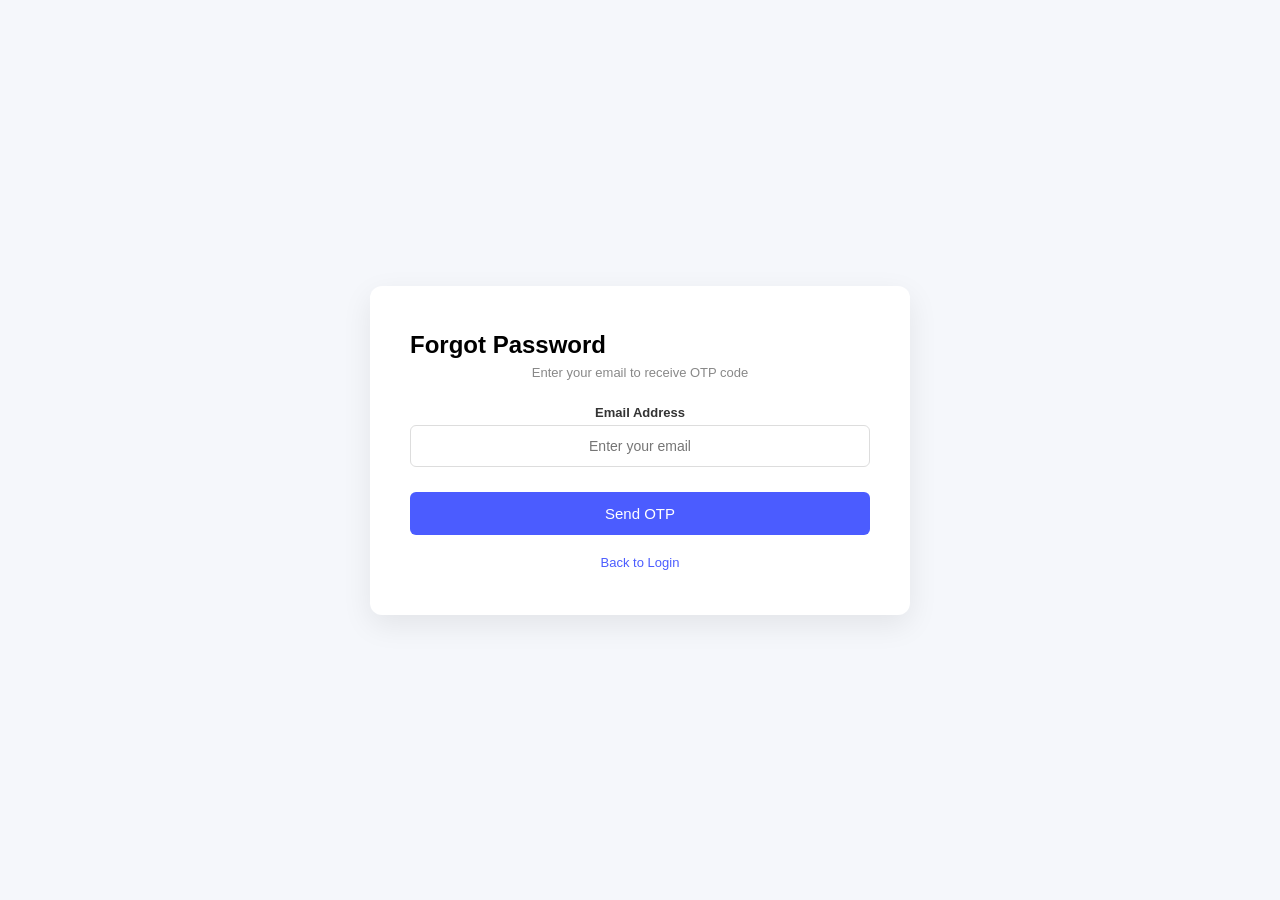
<file: forget-password.html>
<!DOCTYPE html>
<html lang="en">
<head>
<meta charset="UTF-8">
<meta name="viewport" content="width=device-width, initial-scale=1.0">
<title>Forgot Password</title>


<link rel="stylesheet" href="css1.css">
<style>

*{
    margin:0;
    padding:0;
    box-sizing:border-box;
    font-family:'Poppins', sans-serif;
}

body{
    background:#f5f7fb;
    display:flex;
    justify-content:center;
    align-items:center;
    height:100vh;
}

.container{
    width:420px;
    background:white;
    padding:45px 40px;
    border-radius:12px;
    box-shadow:0 10px 30px rgba(0,0,0,0.08);
}

/* Header */

h2{
    font-weight:600;
    margin-bottom:6px;
}

.subtitle{
    font-size:13px;
    color:#888;
    margin-bottom:25px;
}

/* Inputs */

.field{
    margin-bottom:15px;
}

.field label{
    font-size:13px;
    display:block;
    margin-bottom:5px;
}

.field input{
    width:100%;
    padding:12px;
    border-radius:6px;
    border:1px solid #ddd;
}

/* Buttons */

.save-btn{
    width:100%;
    padding:13px;
    border:none;
    background:#4b5cff;
    color:white;
    border-radius:6px;
    cursor:pointer;
    font-weight:500;
    margin-top:10px;
}

.resend-btn{
    width:100%;
    padding:12px;
    border:1px solid #ddd;
    background:white;
    border-radius:6px;
    cursor:pointer;
    margin-top:10px;
}

.back-link{
    display:block;
    text-align:center;
    margin-top:20px;
    font-size:13px;
}

.back-link a{
    text-decoration:none;
    color:#4b5cff;
}

/* OTP Section */

#otp-section{
    display:none;
    margin-top:25px;
}

.timer-text{
    font-size:12px;
    color:#999;
    margin-bottom:10px;
}

</style>
</head>

<body>

<div class="container">

<!-- Forgot Password Form -->
<form method="POST" action="" id="email-form">

    <h2>Forgot Password</h2>
    <p class="subtitle">Enter your email to receive OTP code</p>

    <div class="field">
        <label>Email Address</label>
        <input type="email" placeholder="Enter your email" name="email" required>
    </div>

    <button type="button" class="save-btn" onclick="showOTP()">
        Send OTP
    </button>

</form>


<!-- OTP FORM -->
<form method="POST" action="" id="otp-section">

    <h2>Enter OTP</h2>
    <p class="subtitle">Check your email for verification code</p>

    <p class="timer-text">You can resend OTP after 60 seconds</p>

    <div class="field">
        <label>OTP Code</label>
        <input type="number" name="otp" required>
    </div>

    <button type="submit" class="save-btn">
        Verify OTP
    </button>

    <button type="submit" class="resend-btn">
        Resend OTP
    </button>

</form>

<div class="back-link">
    <a href="login.html">Back to Login</a>
</div>

</div>


<script>
function showOTP(){
    document.getElementById("otp-section").style.display = "block";
}
</script>

</body>
</html>
</file>
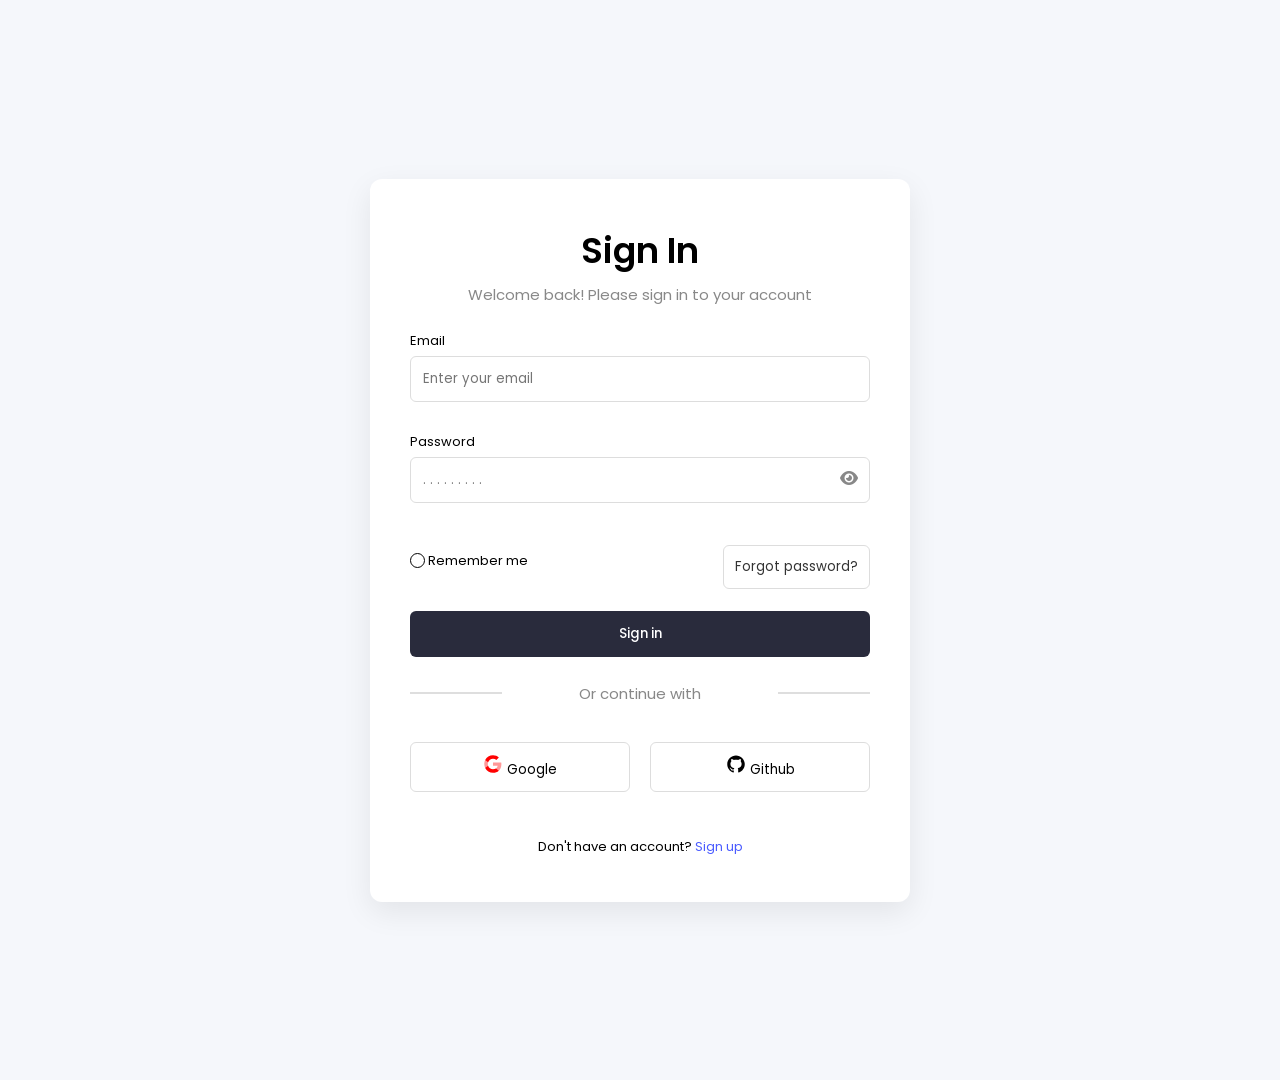
<file: Login.html>
<!DOCTYPE html>
<html lang="en">

<head>
    <meta charset="UTF-8">
    <meta name="viewport" content="width=device-width, initial-scale=1.0">
    <title>Login UI</title>

    <link href="https://fonts.googleapis.com/css2?family=Poppins:wght@300;400;500;600&display=swap" rel="stylesheet">

    <!-- Font Awesome for Eye Icon -->
    <link rel="stylesheet" href="https://cdnjs.cloudflare.com/ajax/libs/font-awesome/6.5.0/css/all.min.css" />
    <link rel="stylesheet" href="css1.css"/>
    
</head>

<body>

    <div class="container">

        <!-- LEFT LOGIN -->
        <div class="login-box">

            

            <h2>Sign In</h2>
            <p>Welcome back! Please sign in to your account</p>

            <div class="input-group">
                <label>Email</label>
                <input type="email" placeholder="Enter your email">
            </div>

            <div class="input-group">
                <label>Password</label>
                <input type="password" id="password" placeholder=". . . . . . . . .">
                <i class="fa-solid fa-eye toggle-password" onclick="togglePassword()"></i>
            </div>

            <div class="options">
                <label><input type="checkbox" class="rounded-checkbox" id="checkbox"/>     Remember me</label>


                <button class="forget-password-btn forget-password-text"><a href="forget-password.html">Forgot password?</a></button>
            </div>

            <button class="signin">Sign in</button>

            <div class="text-center line form-divider"><p>Or continue with</p></div>

            <div class="social-login">
                <button class="google-btn"><svg xmlns="http://www.w3.org/2000/svg" width="20px" height="20px" viewBox="0 0 32 32">
                    <g class="nc-icon-wrapper" fill="rgba(255, 1, 1, 1)">
                      <path d="M29.44,16.318c0-.993-.089-1.947-.255-2.864h-13.185v5.422h7.535c-.331,1.744-1.324,3.22-2.813,4.213v3.525h4.544c2.647-2.444,4.175-6.033,4.175-10.296Z" opacity=".4"></path>
                      <path d="M16,30c3.78,0,6.949-1.247,9.265-3.385l-4.544-3.525c-1.247,.84-2.838,1.349-4.722,1.349-3.64,0-6.733-2.456-7.84-5.765l-2.717,2.09-1.941,1.525c2.304,4.569,7.025,7.713,12.498,7.713Z"></path>
                      <path d="M8.16,18.66c-.28-.84-.445-1.731-.445-2.66s.165-1.82,.445-2.66v-3.615H3.502c-.955,1.884-1.502,4.009-1.502,6.275s.547,4.391,1.502,6.275h3.332s1.327-3.615,1.327-3.615Z" opacity=".4"></path>
                      <path d="M16,7.575c2.062,0,3.895,.713,5.358,2.087l4.009-4.009c-2.431-2.265-5.587-3.653-9.367-3.653-5.473,0-10.195,3.144-12.498,7.725l4.658,3.615c1.107-3.309,4.2-5.765,7.84-5.765Z"></path>
                    </g>
                  </svg>     Google</button>
                <button class="google-btn"><svg xmlns="http://www.w3.org/2000/svg" width="20px" height="20px" viewBox="0 0 32 32">
                    <g class="nc-icon-wrapper" fill="rgba(0, 0, 0, 1)">
                      <path d="M16,2.345c7.735,0,14,6.265,14,14-.002,6.015-3.839,11.359-9.537,13.282-.7,.14-.963-.298-.963-.665,0-.473,.018-1.978,.018-3.85,0-1.312-.437-2.152-.945-2.59,3.115-.35,6.388-1.54,6.388-6.912,0-1.54-.543-2.783-1.435-3.762,.14-.35,.63-1.785-.14-3.71,0,0-1.173-.385-3.85,1.435-1.12-.315-2.31-.472-3.5-.472s-2.38,.157-3.5,.472c-2.677-1.802-3.85-1.435-3.85-1.435-.77,1.925-.28,3.36-.14,3.71-.892,.98-1.435,2.24-1.435,3.762,0,5.355,3.255,6.563,6.37,6.913-.403,.35-.77,.963-.893,1.872-.805,.368-2.818,.963-4.077-1.155-.263-.42-1.05-1.452-2.152-1.435-1.173,.018-.472,.665,.017,.927,.595,.332,1.277,1.575,1.435,1.978,.28,.787,1.19,2.293,4.707,1.645,0,1.173,.018,2.275,.018,2.607,0,.368-.263,.787-.963,.665-5.719-1.904-9.576-7.255-9.573-13.283,0-7.735,6.265-14,14-14Z"></path>
                    </g>    
                  </svg> <span>   </span>Github</button>
            </div>
          

            <div class="signup">
                Don't have an account? <a href="Registration.html">Sign up</a>
            </div>

        </div>


        <!-- RIGHT DASHBOARD -->
        
    </div>

    <!-- PASSWORD TOGGLE SCRIPT -->
    <script>
        function togglePassword() {
            const password = document.getElementById("password");
            const icon = document.querySelector(".toggle-password");

            if (password.type === "password") {
                password.type = "text";
                icon.classList.replace("fa-eye", "fa-eye-slash");
            } else {
                password.type = "password";
                icon.classList.replace("fa-eye-slash", "fa-eye");
            }
        }
    </script>

</body>

</html>
</file>
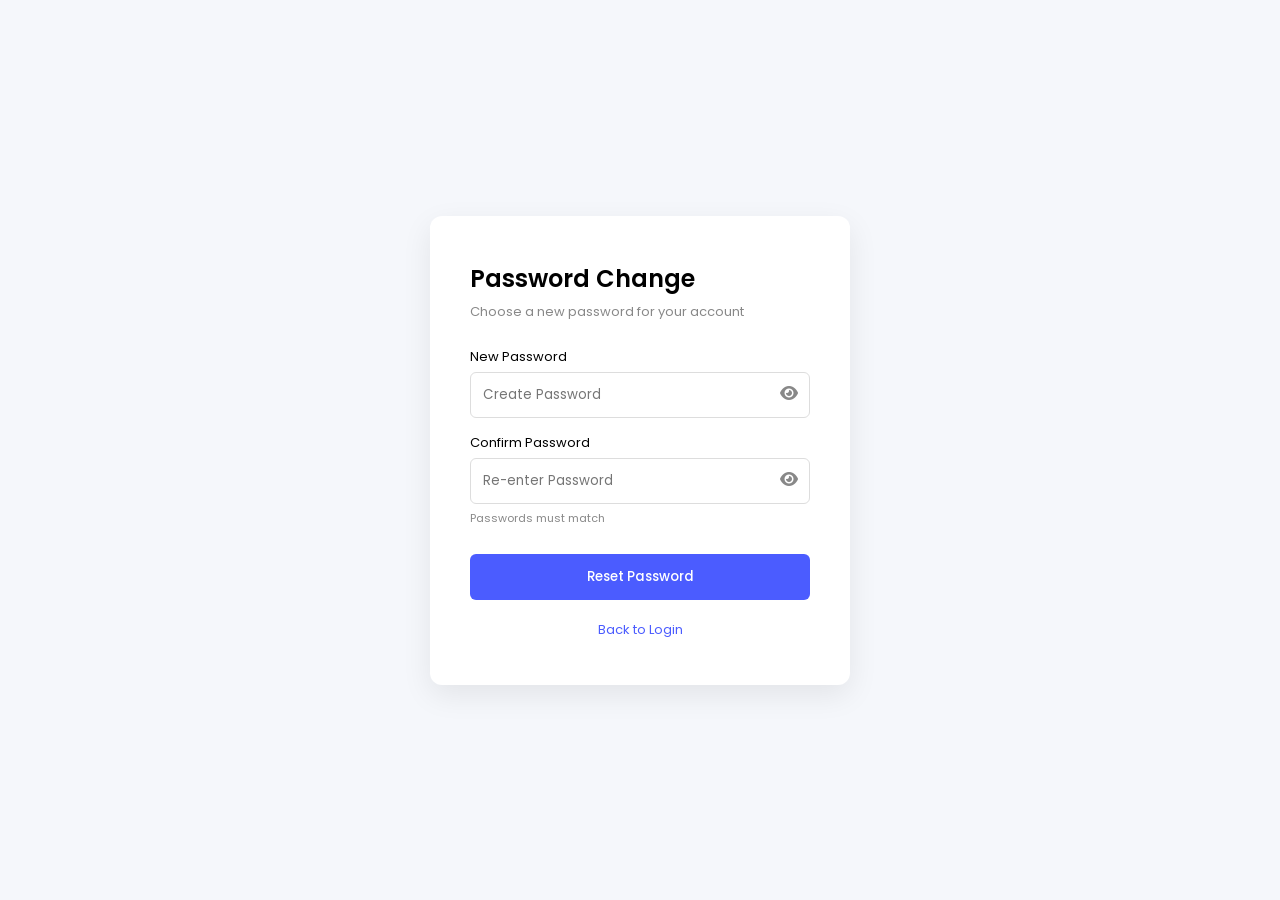
<file: password-reset.html>
<!DOCTYPE html>
<html lang="en">
<head>
<meta charset="UTF-8">
<meta name="viewport" content="width=device-width, initial-scale=1.0">
<title>Password Reset</title>

<link href="https://fonts.googleapis.com/css2?family=Poppins:wght@300;400;500;600&display=swap" rel="stylesheet">

<link rel="stylesheet"
href="https://cdnjs.cloudflare.com/ajax/libs/font-awesome/6.5.0/css/all.min.css"/>

<style>

*{
    margin:0;
    padding:0;
    box-sizing:border-box;
    font-family:'Poppins', sans-serif;
}

body{
    background:#f5f7fb;
    display:flex;
    justify-content:center;
    align-items:center;
    height:100vh;
}

.container{
    width:420px;
    background:white;
    padding:45px 40px;
    border-radius:12px;
    box-shadow:0 10px 30px rgba(0,0,0,0.08);
}

/* Headings */

h2{
    font-weight:600;
    margin-bottom:6px;
}

.subtitle{
    font-size:13px;
    color:#888;
    margin-bottom:25px;
}

/* Inputs */

.field{
    margin-bottom:15px;
    position:relative;
}

.field label{
    font-size:13px;
    display:block;
    margin-bottom:5px;
}

.field input{
    width:100%;
    padding:12px;
    border-radius:6px;
    border:1px solid #ddd;
}

/* Password Toggle */

.toggle-password{
    position:absolute;
    right:12px;
    top:38px;
    cursor:pointer;
    color:#888;
}

/* Buttons */

.save-btn{
    width:100%;
    padding:13px;
    border:none;
    background:#4b5cff;
    color:white;
    border-radius:6px;
    cursor:pointer;
    font-weight:500;
    margin-top:10px;
}

.back-link{
    display:block;
    text-align:center;
    margin-top:20px;
    font-size:13px;
}

.back-link a{
    text-decoration:none;
    color:#4b5cff;
}

small{
    font-size:11px;
    color:#888;
}

</style>
</head>

<body>

<div class="container">

<form method="POST" action="">

    <h2>Password Change</h2>
    <p class="subtitle">Choose a new password for your account</p>

    <!-- New Password -->
    <div class="field">
        <label>New Password</label>
        <input type="password" id="new_password" placeholder="Create Password" name="new_password" required>
        <i class="fa-solid fa-eye toggle-password"
           onclick="togglePassword('new_password', this)"></i>
    </div>

    <!-- Confirm Password -->
    <div class="field">
        <label>Confirm Password</label>
        <input type="password" id="confirm_password" placeholder="Re-enter Password" name="confirm_password" required>
        <i class="fa-solid fa-eye toggle-password"
           onclick="togglePassword('confirm_password', this)"></i>
        <small>Passwords must match</small>
    </div>

    <button type="submit" class="save-btn">
        Reset Password
    </button>

</form>

<div class="back-link">
    <a href="login.html">Back to Login</a>
</div>

</div>

<script>
function togglePassword(fieldId, icon){
    const field = document.getElementById(fieldId);

    if(field.type === "password"){
        field.type = "text";
        icon.classList.replace("fa-eye","fa-eye-slash");
    } else {
        field.type = "password";
        icon.classList.replace("fa-eye-slash","fa-eye");
    }
}
</script>

</body>
</html>
</file>
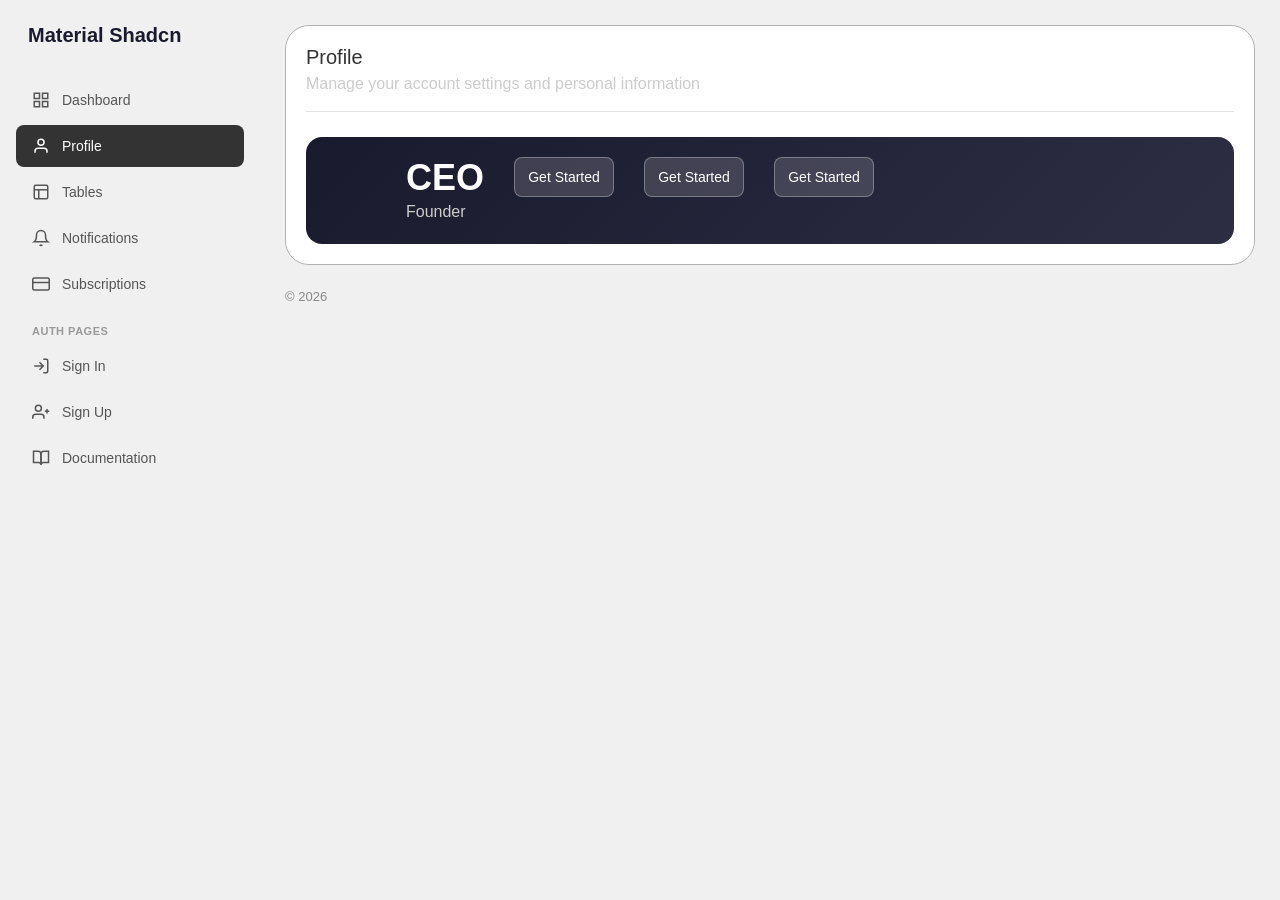
<file: profile.html>
<!DOCTYPE html>
<html lang="en">
<head>
    <meta charset="UTF-8">
    <meta name="viewport" content="width=device-width, initial-scale=1.0">
    <title>Material Dashboard</title>
    <link rel="stylesheet" href="css2.css">
   
</head>
<body>

<div class="dashboard">
    <!-- Sidebar -->
    <aside class="sidebar">
        <div class="sidebar-title">Material Shadcn</div>

        <nav class="nav-se-0ction">
            <div class="nav-item">
                <svg viewBox="0 0 24 24" fill="none" stroke="currentColor" stroke-width="2">
                    <rect x="3" y="3" width="7" height="7"></rect>
                    <rect x="14" y="3" width="7" height="7"></rect>
                    <rect x="3" y="14" width="7" height="7"></rect>
                    <rect x="14" y="14" width="7" height="7"></rect>
                </svg>
                Dashboard
            </div>
            <div class="nav-item active"">
                <svg viewBox="0 0 24 24" fill="none" stroke="currentColor" stroke-width="2">
                    <path d="M20 21v-2a4 4 0 0 0-4-4H8a4 4 0 0 0-4 4v2"></path>
                    <circle cx="12" cy="7" r="4"></circle>
                </svg>
                Profile
            </div>
            <div class="nav-item">
                <svg viewBox="0 0 24 24" fill="none" stroke="currentColor" stroke-width="2">
                    <rect x="3" y="3" width="18" height="18" rx="2"></rect>
                    <line x1="3" y1="9" x2="21" y2="9"></line>
                    <line x1="9" y1="21" x2="9" y2="9"></line>
                </svg>
                Tables
            </div>
            <div class="nav-item">
                <svg viewBox="0 0 24 24" fill="none" stroke="currentColor" stroke-width="2">
                    <path d="M18 8A6 6 0 0 0 6 8c0 7-3 9-3 9h18s-3-2-3-9"></path>
                    <path d="M13.73 21a2 2 0 0 1-3.46 0"></path>
                </svg>
                Notifications
            </div>
            <div class="nav-item">
                <svg viewBox="0 0 24 24" fill="none" stroke="currentColor" stroke-width="2">
                    <rect x="1" y="4" width="22" height="16" rx="2" ry="2"></rect>
                    <line x1="1" y1="10" x2="23" y2="10"></line>
                </svg>
                Subscriptions
            </div>
        </nav>

        <div class="nav-section-title">Auth Pages</div>
        <nav class="nav-section">
            <div class="nav-item">
                <svg viewBox="0 0 24 24" fill="none" stroke="currentColor" stroke-width="2">
                    <path d="M15 3h4a2 2 0 0 1 2 2v14a2 2 0 0 1-2 2h-4"></path>
                    <polyline points="10 17 15 12 10 7"></polyline>
                    <line x1="15" y1="12" x2="3" y2="12"></line>
                </svg>
                Sign In
            </div>
            <div class="nav-item">
                <svg viewBox="0 0 24 24" fill="none" stroke="currentColor" stroke-width="2">
                    <path d="M16 21v-2a4 4 0 0 0-4-4H5a4 4 0 0 0-4 4v2"></path>
                    <circle cx="8.5" cy="7" r="4"></circle>
                    <line x1="20" y1="8" x2="20" y2="14"></line>
                    <line x1="23" y1="11" x2="17" y2="11"></line>
                </svg>
                Sign Up
            </div>
            <div class="nav-item">
                <svg viewBox="0 0 24 24" fill="none" stroke="currentColor" stroke-width="2">
                    <path d="M2 3h6a4 4 0 0 1 4 4v14a3 3 0 0 0-3-3H2z"></path>
                    <path d="M22 3h-6a4 4 0 0 0-4 4v14a3 3 0 0 1 3-3h7z"></path>
                </svg>
                Documentation
            </div>
        </nav>
    </aside>

    <!-- Main Content -->
    <main class="main-content">
        <div class="main-container">

            <!-- Hero Banner -->

            <section class="profile">
                <h2>Profile</h2>
                <p>Manage your account settings and personal information</p>
                <div class="profile-bottom-border"></div>
            </section>
            
            <section class="card profile-card">
                <div class="profile-user"></div>
                <div class="profile-card-content">
                    <h2>CEO</h2>
                    <p>Founder</p>
                </div>
                
                <button class="profile-main-btn">Get Started</button>
                <button class="profile-main-btn">Get Started</button>
                <button class="profile-main-btn">Get Started</button>
            </section>
        </div>
            <!-- Stats Grid -->
           

            <!-- Mini Charts Grid -->
            

            <!-- Footer -->
            <footer class="footer">
                <div>
                    © 2026<span class="highlight"></span>  <span class="highlight"></span> 
                </div>
                <div class="footer-links">
                    <a href="#"></a>
                    <a href="#"></a>
                    <a href="#"></a>
                    <a href="#"></a>
                </div>
            </footer>
        </div>
    </main>
</div>

</body>
</html>
</file>
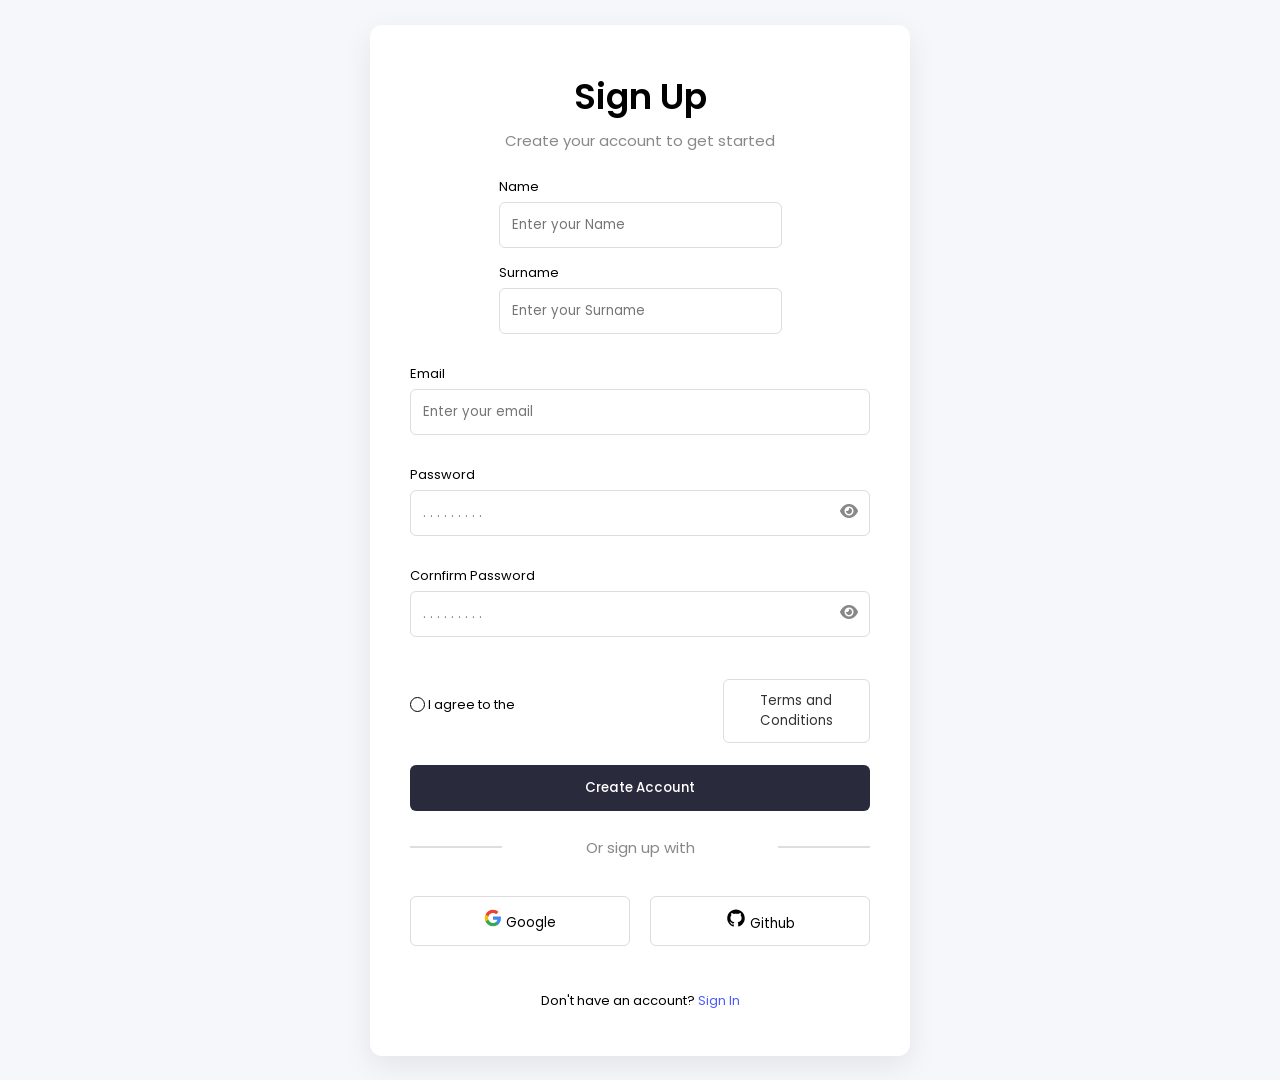
<file: Registration.html>
<!DOCTYPE html>
<html lang="en">

<head>
    <meta charset="UTF-8">
    <meta name="viewport" content="width=device-width, initial-scale=1.0">
    <title>Login UI</title>

    <link href="https://fonts.googleapis.com/css2?family=Poppins:wght@300;400;500;600&display=swap" rel="stylesheet">

    <!-- Font Awesome for Eye Icon -->
    <link rel="stylesheet" href="https://cdnjs.cloudflare.com/ajax/libs/font-awesome/6.5.0/css/all.min.css" />
    <link rel="stylesheet" href="css1.css"/>
    
</head>

<body>

    <div class="container">

        <!-- LEFT LOGIN -->
        <div class="login-box">

            

            <h2>Sign Up</h2>
            <p>Create your account to get started</p>

            <div class="social-login">
                <div class="input-group">
                <label>Name</label>
                <input type="Name" placeholder="Enter your Name">
            
                <label>Surname</label>
                <input type="surname" placeholder="Enter your Surname">
            </div>
        </div>
            <div class="input-group">
                <label>Email</label>
                <input type="email" placeholder="Enter your email">
            </div>

            <div class="input-group">
                <label>Password</label>
                <input type="password" id="password" placeholder=". . . . . . . . .">
                <i class="fa-solid fa-eye toggle-password" onclick="togglePassword()"></i>
            </div>

            <div class="input-group">
                <label>Cornfirm Password</label>
                <input type="password" id="password" placeholder=". . . . . . . . .">
                <i class="fa-solid fa-eye toggle-password" onclick="togglePassword()"></i>
            </div>

            <div class="options">
                <label><input type="checkbox" class="rounded-checkbox" id="checkbox"/>     
                    I agree to the</label>


                <button class="forget-password-btn forget-password-text"><a href="forget-password.html">Terms and Conditions</a></button>
            </div>

            <button class="signin">Create Account</button>

            <div class="text-center line form-divider"><p>Or sign up with</p></div>

            <div class="social-login">
                <button class="google-btn"> <svg width="18" height="18" viewBox="0 0 24 24">
                    <path d="M22.56 12.25c0-.78-.07-1.53-.2-2.25H12v4.26h5.92c-.26 1.37-1.04 2.53-2.21 3.31v2.77h3.57c2.08-1.92 3.28-4.74 3.28-8.09z" fill="#4285F4"/>
                    <path d="M12 23c2.97 0 5.46-.98 7.28-2.66l-3.57-2.77c-.98.66-2.23 1.06-3.71 1.06-2.86 0-5.29-1.93-6.16-4.53H2.18v2.84C3.99 20.53 7.7 23 12 23z" fill="#34A853"/>
                    <path d="M5.84 14.09c-.22-.66-.35-1.36-.35-2.09s.13-1.43.35-2.09V7.07H2.18C1.43 8.55 1 10.22 1 12s.43 3.45 1.18 4.93l2.85-2.22.81-.62z" fill="#FBBC05"/>
                    <path d="M12 5.38c1.62 0 3.06.56 4.21 1.64l3.15-3.15C17.45 2.09 14.97 1 12 1 7.7 1 3.99 3.47 2.18 7.07l3.66 2.84c.87-2.6 3.3-4.53 6.16-4.53z" fill="#EA4335"/>
                  </svg>    Google</button>
                <button class="google-btn"><svg xmlns="http://www.w3.org/2000/svg" width="20px" height="20px" viewBox="0 0 32 32">
                    <g class="nc-icon-wrapper" fill="rgba(0, 0, 0, 1)">
                      <path d="M16,2.345c7.735,0,14,6.265,14,14-.002,6.015-3.839,11.359-9.537,13.282-.7,.14-.963-.298-.963-.665,0-.473,.018-1.978,.018-3.85,0-1.312-.437-2.152-.945-2.59,3.115-.35,6.388-1.54,6.388-6.912,0-1.54-.543-2.783-1.435-3.762,.14-.35,.63-1.785-.14-3.71,0,0-1.173-.385-3.85,1.435-1.12-.315-2.31-.472-3.5-.472s-2.38,.157-3.5,.472c-2.677-1.802-3.85-1.435-3.85-1.435-.77,1.925-.28,3.36-.14,3.71-.892,.98-1.435,2.24-1.435,3.762,0,5.355,3.255,6.563,6.37,6.913-.403,.35-.77,.963-.893,1.872-.805,.368-2.818,.963-4.077-1.155-.263-.42-1.05-1.452-2.152-1.435-1.173,.018-.472,.665,.017,.927,.595,.332,1.277,1.575,1.435,1.978,.28,.787,1.19,2.293,4.707,1.645,0,1.173,.018,2.275,.018,2.607,0,.368-.263,.787-.963,.665-5.719-1.904-9.576-7.255-9.573-13.283,0-7.735,6.265-14,14-14Z"></path>
                    </g>    
                  </svg> <span>   </span>Github</button>
            </div>
          

            <div class="signup">
                Don't have an account? <a href="Registration.html">Sign In</a>
            </div>

        </div>


        <!-- RIGHT DASHBOARD -->
        
    </div>

    <!-- PASSWORD TOGGLE SCRIPT -->
    <script>
        function togglePassword() {
            const password = document.getElementById("password");
            const icon = document.querySelector(".toggle-password");

            if (password.type === "password") {
                password.type = "text";
                icon.classList.replace("fa-eye", "fa-eye-slash");
            } else {
                password.type = "password";
                icon.classList.replace("fa-eye-slash", "fa-eye");
            }
        }
    </script>

</body>

</html>
</file>
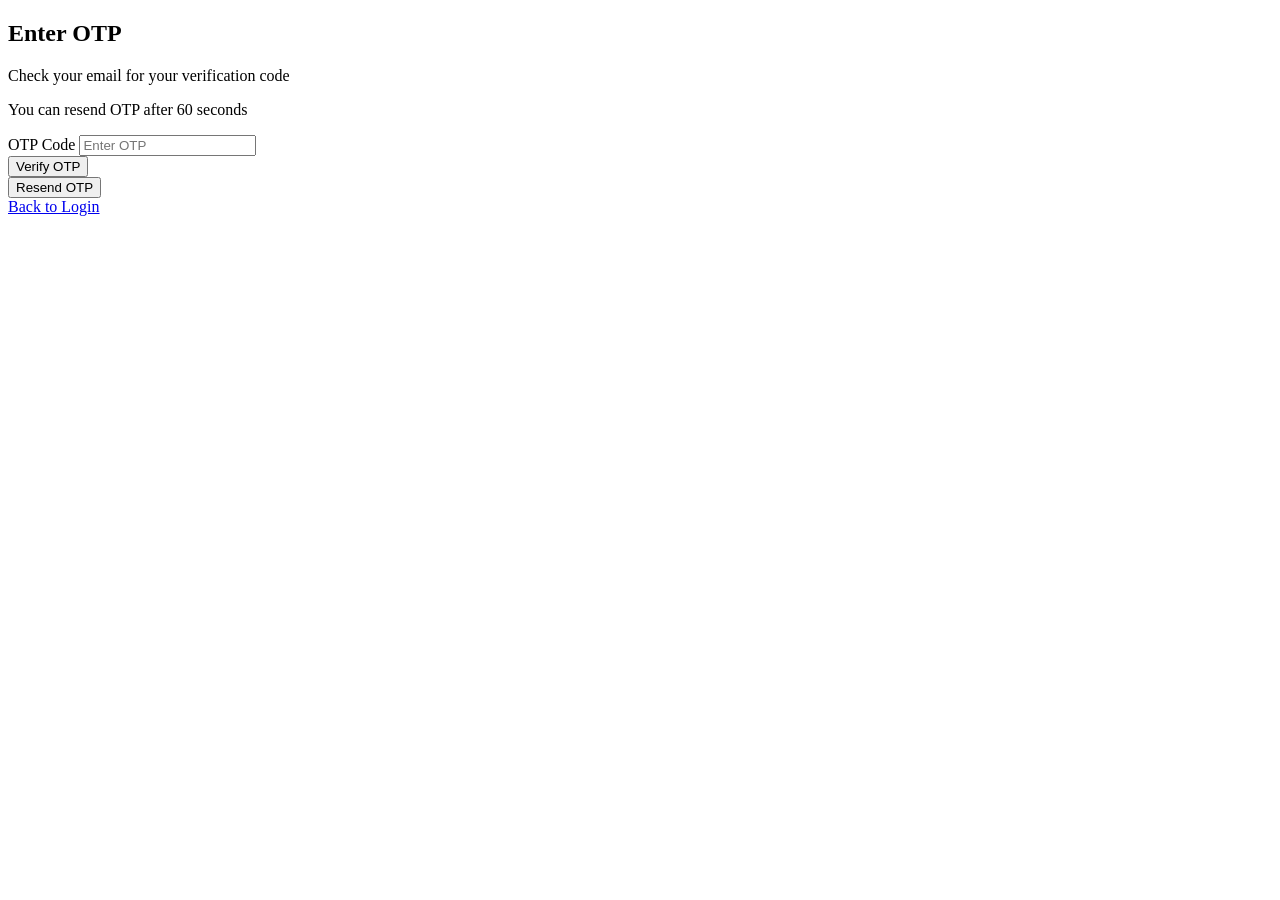
<file: verification.html>
<!DOCTYPE html>
<html lang="en">
<head>
<meta charset="UTF-8">
<meta name="viewport" content="width=device-width, initial-scale=1.0">
<title>OTP Verification</title>

<link href="https://fonts.googleapis.com/css2?family=Poppins:wght@300;400;500;600&display=swap" rel="stylesheet">
<link ref="stylesheet" href="css/css.css"/>

</head>

<body>

<div class="container">

<form method="POST" action="password-reset.html">

    <h2>Enter OTP</h2>
    <p class="subtitle">Check your email for your verification code</p>

    <p class="timer-text">
        You can resend OTP after 60 seconds
    </p>

    <div class="timer-bar">
        <div class="timer-progress"></div>
    </div>

    <div class="field">
        <label>OTP Code</label>
        <input type="number" placeholder="Enter OTP" name="otp" required>
    </div>

    <button type="submit" class="save-btn">
        Verify OTP
    </button>

</form>

<form method="POST" action="resend_otp.php">
    <button type="submit" class="resend-btn">
        Resend OTP
    </button>
</form>

<div class="back-link">
    <a href="login.html">Back to Login</a>
</div>

</div>

</body>
</html>
</file>
<file: css1.css>
* {
  margin: 0;
  padding: 0;
  box-sizing: border-box;
  font-family: Arial, Helvetica, sans-serif;
}



.container {
  width: 100%;
  padding: 20px;
  align-items: center;
  align-content: center;
}

.form {
  background: white;
  padding: 35px;
  width: 400px;
  max-width: 100%;
  border-radius: 12px;
  box-shadow: 0 8px 20px rgba(0,0,0,0.15);
}

/* Title */
.form h2 {
  text-align: center;
  margin-bottom: 5px;
}

.h2 {
  text-align: center;
  margin-bottom: 5px;
}

.subtitle {
  text-align: center;
  font-size: 14px;
  color: gray;
  margin-bottom: 25px;
}

/* Two column layout */
.row {
  display: flex;
  gap: 15px;
}

.field {
  display: flex;
  flex-direction: column;
  margin-bottom: 18px;
  width: 100%;
}

.field label {
  font-weight: bold;
  margin-bottom: 6px;
  color: #333;
}

.field input {
  padding: 11px;
  border: 1px solid #ccc;
  border-radius: 6px;
  font-size: 14px;
  transition: 0.3s;
}

.field input:focus {
  border-color: #007bff;
  box-shadow: 0 0 5px rgba(0,123,255,0.3);
  outline: none;
}

.field small {
  font-size: 12px;
  color: gray;
  margin-top: 4px;
}

/* Button */
.save-btn {
  width: 100%;
  padding: 13px;
  background: #007bff;
  border: none;
  border-radius: 6px;
  color: white;
  font-size: 15px;
  cursor: pointer;
  transition: 0.3s;
}

.save-btn:hover {
  background: #0056b3;
}

/* Login text */
.login-link {
  text-align: center;
  margin-top: 15px;
  font-size: 14px;
}

.login-link a {
  color: #007bff;
  text-decoration: none;
}

.login-link a:hover {
  text-decoration: underline;
}

.registration-link {
  text-align: center;
  margin-top: 15px;
  font-size: 14px;
}

.registration-link a {
  color: #007bff;
  text-decoration: none;
}

.registration-link a:hover {
  text-decoration: underline;
}


.forgetpassword-link {
  text-align: center;
  margin-top: 15px;
  font-size: 14px;
}

.forgetpassword-link a {
  color: #007bff;
  text-decoration: none;
}

.fogetpassword-link a:hover {
  text-decoration: underline;
}
/* Responsive */
@media (max-width: 600px) {
  .row {
      flex-direction: column;
  }
}



/*modal code*/

/* Hide modal by default */
.modal-overlay {
  position: fixed;
  top: 0;
  left: 0;
  width: 100%;
  height: 100%;
  background: rgba(0,0,0,0.6);
  display: none;
  justify-content: center;
  align-items: center;
}

/* Show modal when targeted */
.modal-overlay:target {
  display: flex;
}

/* Modal box */
.modal-box {
  background: white;
  padding: 25px;
  width: 400px;
  border-radius: 8px;
  position: relative;
}

/* Close button */
.close-btn {
  position: absolute;
  right: 15px;
  top: 10px;
  text-decoration: none;
  font-size: 22px;
  color: black;
}

/* Open button styling */
.open-modal-btn {
  padding: 10px 20px;
  background: #007bff;
  color: white;
  text-decoration: none;
  border-radius: 5px;
}

/* Make modal form match main form */
.modal-box .form {
  box-shadow: none;
  padding: 0;
  width: 100%;
}

/* Center modal text nicely */
.modal-box h2 {
  text-align: center;
  margin-bottom: 5px;
}

/* Center modal text nicely */
.h3 {
  text-align: center;
  margin-bottom: 5px;
}

.field {
  display: flex;
  flex-direction: column;
  margin-bottom: 18px;
  width: 100%;
  text-align: center;
}

.field label {
  font-weight: bold;
  margin-bottom: 6px;
  color: #333;
  text-align: center;
}

.field input {
  padding: 11px;
  border: 1px solid #ccc;
  border-radius: 6px;
  font-size: 14px;
  transition: 0.3s;
  text-align: center;
}

.field input:focus {
  border-color: #007bff;
  box-shadow: 0 0 5px rgba(0,123,255,0.3);
  outline: none;
  text-align: center;
}

.field small {
  font-size: 12px;
  color: gray;
  margin-top: 4px;
  text-align: center;
}

/* Timer text */
.timer-text {
  text-align: center;
  font-size: 13px;
  color: #777;
  margin-bottom: 10px;
}

/* Timer bar */
.timer-bar {
  height: 6px;
  background: #ddd;
  border-radius: 5px;
  overflow: hidden;
  margin-bottom: 20px;
}

.timer-bar::before {
  content: "";
  display: block;
  height: 100%;
  width: 100%;
  background: #007bff;
  animation: otpCountdown 60s linear forwards;
}

/* Disable OTP submit initially */
.modal-overlay:target .otp-btn {
  pointer-events: none;
  opacity: 0.5;
  animation: enableOtpBtn 0s linear 60s forwards;
}

/* Hide resend button initially */
.resend-btn {
  width: 100%;
  padding: 12px;
  margin-top: 10px;
  background: #28a745;
  border: none;
  border-radius: 6px;
  color: white;
  cursor: pointer;
  display: none;
}

/* Show resend after 60 seconds */
.modal-overlay:target .resend-btn {
  animation: showResend 0s linear 60s forwards;
}

/* Animations */
@keyframes otpCountdown {
  from { width: 100%; }
  to { width: 0%; }
}

@keyframes enableOtpBtn {
  to {
    pointer-events: auto;
    opacity: 1;
  }
}

@keyframes showResend {
  to {
    display: block;
  }
}

/*Login*/
* {
    margin: 0;
    padding: 0;
    box-sizing: border-box;
    font-family: 'Poppins', sans-serif;
}



.container {
  border-radius: 10px;
  box-shadow: 0 0 20px 8px rgba(0,0,0,0.1);
  transition: all 0.3s ease-in-out;
  width: 80%;
  min-width: 540px;
  padding: 10%;
}

/* LOGIN PANEL */

.login-box {
 width: auto;
  
    }

.logo {
    display: flex;
    align-items: center;
    gap: 8px;
    margin-bottom: 15px;
}

.logo span {
    font-size: 14px;
    font-weight: 600;
    text-align: center;
}

.login-box h2 {
    font-weight: 800px;
    margin-bottom: 6px;
    text-align: center;
    font-size: 35px;
}

.login-box p {
    font-size: 15px;
    color: #888;
    margin-bottom: 25px;
    text-align: center;
}

/* INPUT */

.input-group {
    margin-bottom: 15px;
    position: relative;
    border-radius: 15px;
}

.input-group label {
    font-size: 20px;
    display: block;
    margin-bottom: 15px;
}

.input-group input {
    width: 100%;
    padding: 12px;
    border-radius: 16px;
    border: 1px solid #bababa;
    outline: none;
    margin-bottom: 15px;
}

/* Eye Icon */
.toggle-password {
    position: absolute;
    right: 12px;
    top: 38px;
    cursor: pointer;
    color: #888;
}

/* OPTIONS */

.options {
    display: flex;
    justify-content: space-between;
    align-items: center;
    font-size: 13px;
    margin: 12px 0;
}

.options a {
    text-decoration: none;
    color: #4b5cff;
}

.signin {
    width: 100%;
    padding: 13px;
    border: none;
    background: #292b3c;
    color: white;
    border-radius: 6px;
    cursor: pointer;
    font-weight: 500;
    margin-top: 10px;
    margin-bottom: 25px;
}

.google-btn {
    width: 100%;
    padding: 11px;
    margin-top: 12px;
    border: 1px solid #ddd;
    border-radius: 6px;
    background: white;
    cursor: pointer;
    align-items: center;
    align-content: center;
    margin-bottom: 25px;
   
}

.forget-password-btn {
  width: 32%;
  padding: 11px;
  margin-top: 12px;
  border: 1px solid #ddd;
  border-radius: 6px;
  background: white;
  cursor: pointer;
  align-items: center;
  align-content: center;
}

.forget-password-text a{
  color: #333;
}
.signup {
    text-align: center;
    font-size: 13px;
    margin-top: 20px;
}

.signup a {
    color: #4b5cff;
    text-decoration: none;
}

/* RIGHT DASHBOARD PANEL */



/* Responsive */

/*@media(max-width:800px) {
    .container {
        grid-template-columns: 1fr;
        height: auto;
    }
}

/*Registration*/



*{
    margin:0;
    padding:0;
    box-sizing:border-box;
    font-family:'Poppins', sans-serif;
}



/*.container{
    display:grid;
    grid-template-columns: 1fr 1fr;
    width:900px;
    height:620px;
    background:white;
    border-radius:12px;
    overflow:hidden;
    box-shadow:0 10px 30px rgba(0,0,0,0.08);
}

/* ===== REGISTRATION PANEL ===== */

.registration-box{
    padding:45px 40px;
}

.logo{
    display:flex;
    align-items:center;
    gap:8px;
    margin-bottom:25px;
}

.registration-box h2{
    font-weight:600;
    margin-bottom:6px;
}

.registration-box p{
    font-size:13px;
    color:#888;
    margin-bottom:25px;
}

/* INPUT */

.input-group{
  
    position:relative;
}

.input-group label{
    font-size:13px;
    display:block;
    margin-bottom:5px;
}

.input-group input{
    width:100%;
    padding:12px;
    border-radius:6px;
    border:1px solid #ddd;
}

/* Password Icon */

.toggle-password{
    position:absolute;
    right:12px;
    top:38px;
    cursor:pointer;
    color:#888;
}

/* BUTTONS */

.create-btn{
    width:100%;
    padding:13px;
    border:none;
    background:#4b5cff;
    color:white;
    border-radius:6px;
    cursor:pointer;
    font-weight:500;
    margin-top:10px;
}


.signup{
    text-align:center;
    font-size:13px;
    margin-top:20px;
}

.signup a{
    color:#4b5cff;
    text-decoration:none;
}

/* ===== RIGHT PANEL ===== */

.right-panel{
    background:linear-gradient(135deg,#3f4cdd,#5d74ff);
    color:white;
    display:flex;
    flex-direction:column;
    justify-content:center;
    align-items:center;
    text-align:center;
    padding:40px;
}

.dashboard-card{
    background:white;
    border-radius:10px;
    padding:20px;
    width:240px;
    color:black;
    margin-bottom:30px;
}

.center-text h3{
    margin-bottom:8px;
}

.dots{
    margin-top:25px;
}

.dot{
    width:8px;
    height:8px;
    background:#cfd5ff;
    border-radius:50%;
    display:inline-block;
    margin:0 4px;
}

.dot.active{
    background:white;
}

/* Responsive */

@media(max-width:800px){
    .container{
        grid-template-columns:1fr;
        height:auto;
    }
}

/*password reset*/


*{
  margin:0;
  padding:0;
  box-sizing:border-box;
  font-family:'Poppins', sans-serif;
}


.container{
  width:420px;
  background:white;
  padding:45px 40px;
  border-radius:12px;
  box-shadow:0 10px 30px rgba(0,0,0,0.08);
}

/* Headings */

h2{
  font-weight:600;
  margin-bottom:6px;
}

.subtitle{
  font-size:13px;
  color:#888;
  margin-bottom:25px;
}

/* Inputs */

.field{
  margin-bottom:15px;
  position:relative;
}

.field label{
  font-size:13px;
  display:block;
  margin-bottom:5px;
}

.field input{
  width:100%;
  padding:12px;
  border-radius:6px;
  border:1px solid #ddd;
}

/* Password Toggle */

.toggle-password{
  position:absolute;
  right:12px;
  top:38px;
  cursor:pointer;
  color:#888;
}

/* Buttons */

.save-btn{
  width:100%;
  padding:13px;
  border:none;
  background:#4b5cff;
  color:white;
  border-radius:6px;
  cursor:pointer;
  font-weight:500;
  margin-top:10px;
}

.back-link{
  display:block;
  text-align:center;
  margin-top:20px;
  font-size:13px;
}

.back-link a{
  text-decoration:none;
  color:#4b5cff;
}

small{
  font-size:11px;
  color:#888;
}

/*verification*/


*{
  margin:0;
  padding:0;
  box-sizing:border-box;
  font-family:'Poppins', sans-serif;
}

body{
  background:#f5f7fb;
  display:flex;
  justify-content:center;
  align-items:center;
  height:120vh;
}

.container{
  width:420px;
  background:white;
  padding:45px 40px;
  border-radius:12px;
  box-shadow:0 10px 30px rgba(0,0,0,0.08);
}

/* Header */

h2{
  font-weight:600;
  margin-bottom:6px;
}

.subtitle{
  font-size:13px;
  color:#888;
  margin-bottom:20px;
}

.timer-text{
  font-size:12px;
  color:#999;
  margin-bottom:10px;
}

/* Timer Bar */

.timer-bar{
  height:6px;
  width:100%;
  background:#e6e9ff;
  border-radius:6px;
  overflow:hidden;
  margin-bottom:25px;
}

.timer-progress{
  height:100%;
  width:100%;
  background:#4b5cff;
  animation: countdown 60s linear forwards;
}

@keyframes countdown{
  from{width:100%;}
  to{width:0%;}
}

/* Input */

.field{
  margin-bottom:15px;
}

.field label{
  font-size:13px;
  display:block;
  margin-bottom:5px;
}

.field input{
  width:100%;
  padding:12px;
  border-radius:6px;
  border:1px solid #ddd;
}

/* Buttons */

.save-btn{
  width:100%;
  padding:13px;
  border:none;
  background:#4b5cff;
  color:white;
  border-radius:6px;
  cursor:pointer;
  font-weight:500;
  margin-top:10px;
}

.resend-btn{
  width:100%;
  padding:12px;
  border:1px solid #ddd;
  background:white;
  border-radius:6px;
  cursor:pointer;
  margin-top:10px;
}

.back-link{
  display:block;
  text-align:center;
  margin-top:20px;
  font-size:13px;
}

.back-link a{
  text-decoration:none;
  color:#4b5cff;
}

/*forget password*/

*{
  margin:0;
  padding:0;
  box-sizing:border-box;
  font-family:'Poppins', sans-serif;
}



.container{
  width:420px;
  background:white;
  padding:45px 40px;
  border-radius:12px;
  box-shadow:0 10px 30px rgba(0,0,0,0.08);
}

/* Header */

h2{
  font-weight:600;
  margin-bottom:6px;
}

.subtitle{
  font-size:13px;
  color:#888;
  margin-bottom:25px;
}

/* Inputs */

.field{
  margin-bottom:15px;
}

.field label{
  font-size:13px;
  display:block;
  margin-bottom:5px;
}

.field input{
  width:100%;
  padding:12px;
  border-radius:6px;
  border:1px solid #ddd;
}

/* Buttons */

.save-btn{
  width:100%;
  padding:13px;
  border:none;
  background:#4b5cff;
  color:white;
  border-radius:6px;
  cursor:pointer;
  font-weight:500;
  margin-top:10px;
}

.resend-btn{
  width:100%;
  padding:12px;
  border:1px solid #ddd;
  background:white;
  border-radius:6px;
  cursor:pointer;
  margin-top:10px;
}

.back-link{
  display:block;
  text-align:center;
  margin-top:20px;
  font-size:13px;
}

.back-link a{
  text-decoration:none;
  color:#4b5cff;
}

/* OTP Section */

#otp-section{
  display:none;
  margin-top:25px;
}

.timer-text{
  font-size:12px;
  color:#999;
  margin-bottom:10px;
}


.form-divider{
  position: relative;
  margin-bottom: 15px;
}
.text-center{
  text-align: center;
  margin-bottom: 15px;
}
.line::after{
  content: "";
  position: absolute;
  top: 50%;
  right: 0;
  transform: translateY(-50%);
  width: 20%;
  height: 1px;
  background-color: rgb(190, 190, 190);
}

.line::before{
  content: "";
  position: absolute;
  top: 50%;
  left: 0;
  transform: translateY(-50%);
  width: 20%;
  height: 1px;
  background-color: rgb(190, 190, 190);
}


.social-login{
  display: flex;
  justify-content: center;
  gap: 20px;
}



/*
Source - https://stackoverflow.com/a/72447647
Posted by Sanan Ali
Retrieved 2026-04-22, License - CC BY-SA 4.0
*/

.rounded-checkbox {
  width:15px;
  height: 15px;
  border-radius: 50%;
  vertical-align: middle;
  border: 1px solid black;
  appearance: none;
  -webkit-appearance: none;
  outline: none;
  cursor: pointer;
}
.rounded-checkbox:checked {
  appearance: auto;
  clip-path: circle(50% at 50% 50%);
  background-color: rgb(0, 0, 0);
}

.input-group1{
  display: flex;
  justify-content: center;
  gap: 20px;
  margin-bottom: 15px;
    position: relative;
    border-radius: 15px;
}



.social-btn{flex:1;padding:.65rem;background:white;border:1.5px solid rgba(0,0,0,.08);border-radius:var(--radius-sm);cursor:pointer;display:flex;align-items:center;justify-content:center;gap:8px;font-family:'DM Sans',sans-serif;font-size:.88rem;font-weight:500;color:var(--text-primary);transition:all .2s;}
</file>
<file: css2.css>
* {
    margin: 0;
    padding: 0;
    box-sizing: border-box;
}

body {
    font-family: -apple-system, BlinkMacSystemFont, 'Segoe UI', Roboto, 'Helvetica Neue', Arial, sans-serif;
    background: #f5f5f5;
    color: #333;
}

.dashboard {
    display: flex;
    min-height: 100vh;
}

/* Sidebar */
.sidebar {
    width: 260px;
    background: #f0f0f0;
    padding: 24px 16px;
    flex-shrink: 0;
}

.sidebar-title {
    font-size: 20px;
    font-weight: 600;
    color: #1a1a2e;
    margin-bottom: 32px;
    padding-left: 12px;
}

.nav-section {
    margin-bottom: 24px;
}

.nav-item {
    display: flex;
    align-items: center;
    gap: 12px;
    padding: 12px 16px;
    border-radius: 8px;
    color: #555;
    font-size: 14px;
    cursor: pointer;
    transition: all 0.2s;
    margin-bottom: 4px;
}

.nav-item:hover {
    background: #e0e0e0;
}

.nav-item.active {
    background: #333;
    color: white;
}

.nav-item svg {
    width: 18px;
    height: 18px;
    flex-shrink: 0;
}

.nav-section-title {
    font-size: 11px;
    font-weight: 600;
    color: #999;
    text-transform: uppercase;
    letter-spacing: 0.5px;
    padding: 16px 16px 8px;
}

/* Main Content */
.main-content {
    flex: 1;
    padding: 25px;
    overflow-y: auto;
    background: #f0f0f0;
}

.main-container {
    max-width: 1200px;
    border-radius: 24px;
    border: solid #b2b2b2 1px;
    border-color: #b2b2b2;
    background-color: #ffffff;
    padding: 20px;
}

/* Hero Banner */
.header-card {
    background: linear-gradient(135deg, #1a1a2e 0%, #2d2d44 100%);
    border-radius: 16px;
    padding: 48px;
    color: white;
    margin-bottom: 32px;
    position: relative;
    overflow: hidden;
    min-height: 280px;
    display: flex;
    flex-direction: column;
    justify-content: center;
}

.header-card::after {
    content: '';
    position: absolute;
    right: -20px;
    bottom: -20px;
    width: 300px;
    height: 300px;
    background: url('https://cdn-icons-png.flaticon.com/512/2922/2922506.png') no-repeat center;
    background-size: contain;
    opacity: 0.15;
}

.header-card h2 {
    font-size: 36px;
    font-weight: 700;
    margin-bottom: 16px;
    max-width: 600px;
    position: relative;
    z-index: 1;
}

.header-card p {
    font-size: 16px;
    line-height: 1.6;
    color: #ccc;
    max-width: 550px;
    margin-bottom: 24px;
    position: relative;
    z-index: 1;
}

.main-btn {
    background: rgba(255,255,255,0.15);
    border: 1px solid rgba(255,255,255,0.3);
    color: white;
    padding: 12px 28px;
    border-radius: 8px;
    font-size: 14px;
    font-weight: 500;
    cursor: pointer;
    transition: all 0.2s;
    position: relative;
    z-index: 1;
    width: fit-content;
}

.main-btn:hover {
    background: rgba(255,255,255,0.25);
}

/* Stats Grid */
.stats-grid {
    display: grid;
    grid-template-columns: repeat(4, 1fr);
    gap: 24px;
    margin-bottom: 32px;
}

.stats-card {
    background: white;
    border-radius: 16px;
    padding: 24px;
    box-shadow: 0 2px 12px rgba(0,0,0,0.04);
}

.stats-card h3 {
    font-size: 14px;
    font-weight: 500;
    color: #888;
    margin-bottom: 8px;
}

.stats-card p {
    font-size: 28px;
    font-weight: 700;
    color: #1a1a2e;
}

/* Mini Charts Grid */
.mini-charts-grid {
    display: grid;
    grid-template-columns: repeat(4, 1fr);
    gap: 24px;
    margin-bottom: 32px;
}

.mini-chart-card {
    background: white;
    border-radius: 16px;
    padding: 24px;
    box-shadow: 0 2px 12px rgba(0,0,0,0.04);
}

.mini-chart-card h3 {
    font-size: 16px;
    font-weight: 600;
    color: #1a1a2e;
    margin-bottom: 4px;
}

.mini-chart-card .subtitle {
    font-size: 13px;
    color: #888;
    margin-bottom: 20px;
}

.mini-chart-bars {
    display: flex;
    align-items: flex-end;
    gap: 6px;
    height: 80px;
    margin-bottom: 16px;
    justify-content: center;
}

.mini-bar {
    width: 16px;
    border-radius: 3px;
    background: #1a1a2e;
    transition: all 0.3s;
}

.mini-bar.highlight {
    background: #4a90e2;
}

.mini-chart-labels {
    display: flex;
    justify-content: center;
    gap: 6px;
    margin-bottom: 16px;
}

.mini-chart-labels span {
    font-size: 11px;
    color: #aaa;
    width: 16px;
    text-align: center;
}

.mini-chart-status {
    display: flex;
    align-items: center;
    gap: 8px;
    font-size: 13px;
    color: #888;
}

.mini-chart-status .dot {
    width: 8px;
    height: 8px;
    background: #4caf50;
    border-radius: 50%;
}

/* Orders Overview specific */
.order-item {
    display: flex;
    align-items: flex-start;
    gap: 12px;
    margin-bottom: 16px;
}

.order-item:last-child {
    margin-bottom: 0;
}

.order-icon {
    width: 36px;
    height: 36px;
    border-radius: 8px;
    display: flex;
    align-items: center;
    justify-content: center;
    font-size: 16px;
    flex-shrink: 0;
}

.order-icon.green {
    background: #e8f5e9;
}

.order-icon.red {
    background: #ffebee;
}

.order-text {
    flex: 1;
}

.order-text .title {
    font-size: 14px;
    font-weight: 500;
    color: #1a1a2e;
    margin-bottom: 4px;
}

.order-text .time {
    font-size: 12px;
    color: #888;
}

.order-growth {
    font-size: 14px;
    font-weight: 600;
    color: #4caf50;
    margin-top: 16px;
}

 /* Charts Section */
 .charts-grid {
    display: grid;
    grid-template-columns: 2fr 1fr;
    gap: 24px;
    margin-bottom: 32px;
}

.chart-card {
    background: white;
    border-radius: 16px;
    padding: 24px;
    box-shadow: 0 2px 12px rgba(0,0,0,0.04);
}

.chart-header {
    margin-bottom: 20px;
}

.chart-title {
    font-size: 18px;
    font-weight: 600;
    color: #1a1a2e;
    margin-bottom: 4px;
}

.chart-subtitle {
    font-size: 13px;
    color: #888;
}

/* Chart Canvas */
.chart-container {
    position: relative;
    height: 200px;
}

.chart-svg {
    width: 100%;
    height: 100%;
}

.chart-legend {
    display: flex;
    gap: 24px;
    justify-content: center;
    margin-top: 16px;
}

.legend-item {
    display: flex;
    align-items: center;
    gap: 8px;
    font-size: 13px;
    color: #555;
}

.legend-dot {
    width: 10px;
    height: 10px;
    border-radius: 50%;
}

/* Projects Table */
.projects-card {
    background: white;
    border-radius: 16px;
    padding: 24px 32px;
    box-shadow: 0 2px 12px rgba(0,0,0,0.04);
    margin-bottom: 24px;
}

.projects-header {
    display: flex;
    align-items: center;
    gap: 12px;
    margin-bottom: 24px;
}

.projects-header h2 {
    font-size: 20px;
    font-weight: 600;
    color: #1a1a2e;
}

.projects-header .subtitle {
    font-size: 13px;
    color: #888;
    display: flex;
    align-items: center;
    gap: 6px;
}

.projects-header .subtitle::before {
    content: '';
    width: 8px;
    height: 8px;
    background: #4caf50;
    border-radius: 50%;
    display: inline-block;
}

.projects-header .menu-btn {
    margin-left: auto;
    width: 36px;
    height: 36px;
    border: 1px solid #e0e0e0;
    border-radius: 8px;
    display: flex;
    align-items: center;
    justify-content: center;
    cursor: pointer;
    color: #888;
    background: white;
}

.table-header {
    display: grid;
    grid-template-columns: 2fr 1.2fr 1fr 1.2fr;
    gap: 16px;
    padding: 12px 0;
    border-bottom: 1px solid #f0f0f0;
    margin-bottom: 8px;
}

.table-header span {
    font-size: 11px;
    font-weight: 600;
    color: #aaa;
    text-transform: uppercase;
    letter-spacing: 0.5px;
}

.table-row {
    display: grid;
    grid-template-columns: 2fr 1.2fr 1fr 1.2fr;
    gap: 16px;
    align-items: center;
    padding: 14px 0;
    border-bottom: 1px solid #f5f5f5;
}

.table-row:last-child {
    border-bottom: none;
}

.company-info {
    display: flex;
    align-items: center;
    gap: 14px;
}

.company-icon {
    width: 40px;
    height: 40px;
    border-radius: 10px;
    display: flex;
    align-items: center;
    justify-content: center;
    font-size: 18px;
    color: white;
    flex-shrink: 0;
}

.company-icon.dark { background: #1a1a2e; }
.company-icon.blue { background: #2196f3; }
.company-icon.red { background: #f44336; }
.company-icon.green { background: #4caf50; }
.company-icon.indigo { background: #3f51b5; }
.company-icon.pink { background: #e91e63; }

.company-name {
    font-size: 14px;
    font-weight: 500;
    color: #1a1a2e;
}

.members-avatars {
    display: flex;
    align-items: center;
}

.members-avatars img,
.members-avatars .avatar-placeholder {
    width: 32px;
    height: 32px;
    border-radius: 50%;
    border: 2px solid white;
    margin-left: -8px;
    object-fit: cover;
}

.members-avatars img:first-child,
.members-avatars .avatar-placeholder:first-child {
    margin-left: 0;
}

.avatar-placeholder {
    display: flex;
    align-items: center;
    justify-content: center;
    font-size: 12px;
    font-weight: 600;
    color: white;
}

.avatar-placeholder.green { background: #4caf50; }
.avatar-placeholder.purple { background: #9c27b0; }
.avatar-placeholder.orange { background: #ff9800; }
.avatar-placeholder.dark { background: #424242; }

.budget {
    font-size: 14px;
    font-weight: 500;
    color: #1a1a2e;
}

.budget.not-set {
    color: #aaa;
    font-weight: 400;
}

.completion {
    display: flex;
    align-items: center;
    gap: 12px;
}

.completion-percent {
    font-size: 13px;
    font-weight: 600;
    color: #1a1a2e;
    min-width: 32px;
}

.progress {
    flex: 1;
    height: 6px;
    background: #f0f0f0;
    border-radius: 3px;
    overflow: hidden;
    max-width: 140px;
}

.progress-bar {
    height: 100%;
    background: #1a1a2e;
    border-radius: 3px;
    transition: width 0.3s ease;
}
/* Bottom Charts */
.bottom-charts-grid {
    display: grid;
    grid-template-columns: 1fr 1fr;
    gap: 24px;
    margin-bottom: 32px;
}

.chart-card {
    background: white;
    border-radius: 16px;
    padding: 24px;
    box-shadow: 0 2px 12px rgba(0,0,0,0.04);
}

.chart-header {
    margin-bottom: 20px;
}

.chart-title {
    font-size: 18px;
    font-weight: 600;
    color: #1a1a2e;
    margin-bottom: 4px;
}

.chart-subtitle {
    font-size: 13px;
    color: #888;
}

.chart-container {
    position: relative;
    height: 250px;
    display: flex;
    align-items: center;
    justify-content: center;
}

/* Donut Chart */
.donut-chart {
    width: 200px;
    height: 200px;
    position: relative;
}

.donut-legend {
    display: flex;
    justify-content: center;
    gap: 24px;
    margin-top: 20px;
}

/* Bar Chart */
.bar-chart-container {
    width: 100%;
    height: 250px;
}

.chart-legend {
    display: flex;
    justify-content: flex-end;
    gap: 24px;
    margin-top: 16px;
}

.legend-item {
    display: flex;
    align-items: center;
    gap: 8px;
    font-size: 13px;
    color: #555;
}

.legend-dot {
    width: 10px;
    height: 10px;
    border-radius: 50%;
}

/* Tooltip */
.chart-tooltip {
    position: absolute;
    background: white;
    border: 1px solid #e0e0e0;
    border-radius: 8px;
    padding: 12px 16px;
    box-shadow: 0 4px 12px rgba(0,0,0,0.1);
    z-index: 10;
    font-size: 13px;
}

.chart-tooltip .tooltip-title {
    font-weight: 600;
    margin-bottom: 8px;
    color: #1a1a2e;
}

.tooltip-row {
    display: flex;
    align-items: center;
    gap: 8px;
    margin-bottom: 4px;
}

.tooltip-row:last-child {
    margin-bottom: 0;
}

.tooltip-value {
    font-weight: 600;
    margin-left: auto;
    padding-left: 16px;
}

/* Footer */
.footer {
    display: flex;
    justify-content: space-between;
    align-items: center;
    padding: 24px 0;
    color: #888;
    font-size: 13px;
}

.footer-links {
    display: flex;
    gap: 24px;
}

.footer-links a {
    color: #888;
    text-decoration: none;
    transition: color 0.2s;
}

.footer-links a:hover {
    color: #333;
}

.footer .highlight {
    color: #333;
    font-weight: 600;
}

/* profile*/

.profile h2{
    font-size: 20px;
    font-weight: 500;
    margin-bottom: 2px;
    max-width: 600px;
    position: relative;
    z-index: 1;
}

.profile p {
    font-size: 16px;
    line-height: 1.6;
    color: #ccc;
    max-width: 550px;
    margin-bottom: 14px;
    position: relative;
    z-index: 1;
}

.profile-bottom-border{

    border-bottom: #e5e5e5 1px solid ;
    margin-bottom: 25px;
}


.profile-card {
    background: linear-gradient(135deg, #1a1a2e 0%, #2d2d44 100%);
    border-radius: 16px;
    padding: 20px;
    color: white;
    position: relative;
    overflow: hidden;
    min-height:40px;
    display: flex;
    flex-direction: row;
    width:100%;
    gap: 30px;
}

.profile-user {
    border-radius: 26px;
    content: '';
    position: relative;
    right: -15px;
    bottom: -1px;
    width: 50px;
    height: 60px;
    background: url('https://cdn-icons-png.flaticon.com/512/2922/2922506.png') no-repeat center;
   
    
    
}
.profile-card-content{

    display: flex;
    flex-direction: column;
}
.profile-card-content h2 {
    font-size: 36px;
    font-weight: 700;
    position: relative;
    z-index: 1;
}

.profile-card-content p {
    font-size: 16px;
    line-height: 1.6;
    color: #ccc;
    
  
    position: relative;
    z-index: 1;
}

.profile-main-btn {
    background: rgba(255,255,255,0.15);
    border: 1px solid rgba(255,255,255,0.3);
    color: white;
    padding: 1px 1px;
    border-radius: 8px;
    font-size: 14px;
    font-weight: 500;
    cursor: pointer;
    transition: all 0.2s;
    position: relative;
    z-index: 1;
    width: fit-content;
    gap: 30px;
    height: 40px;
    width:100px;
    justify-self: end;
}

.profile-main-btn:hover {
    background: rgba(255,255,255,0.25);
}
</file>
